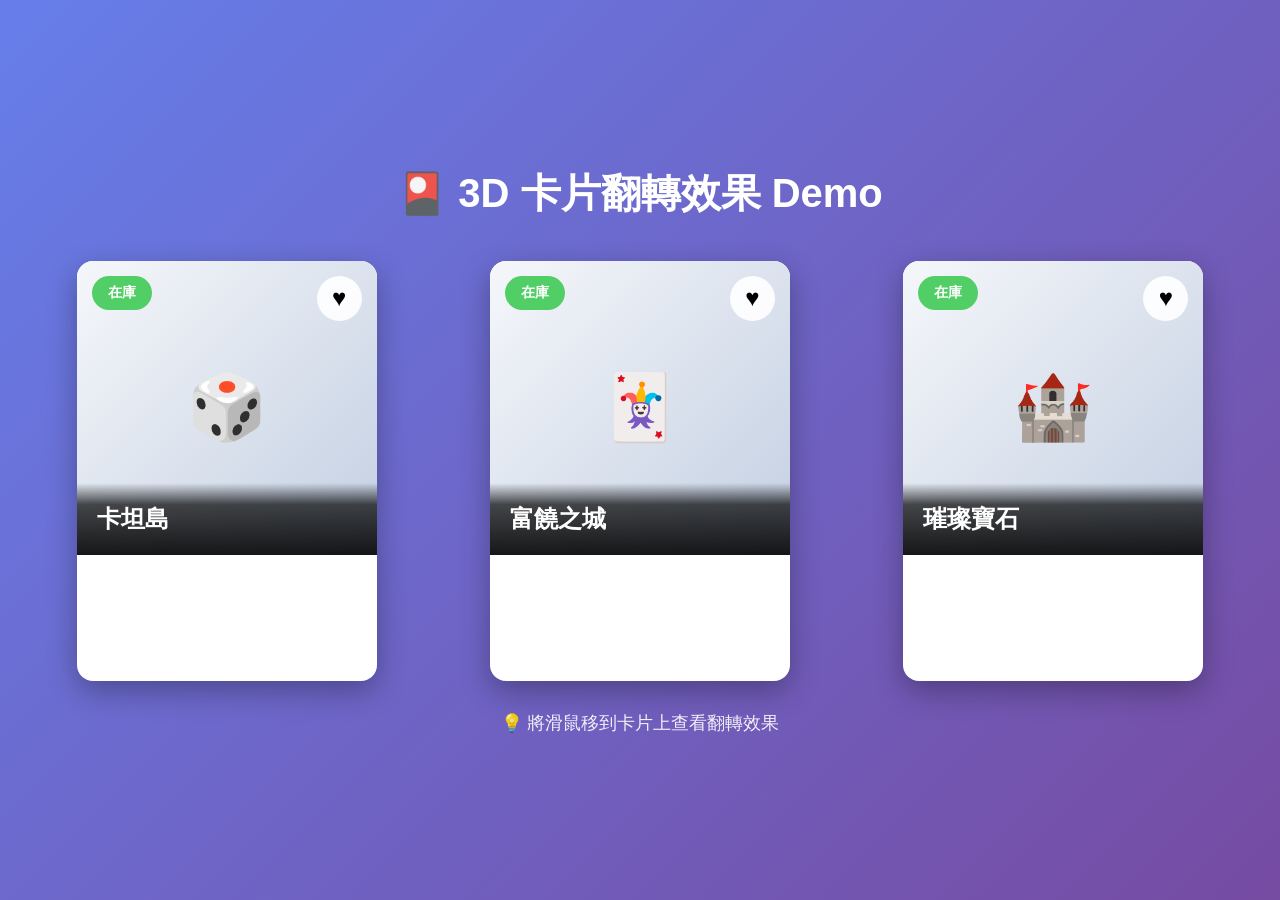
<file: app/templates/gallery_demo.html>
<!DOCTYPE html>
<html lang="zh-Hant">

<head>
    <meta charset="UTF-8">
    <meta name="viewport" content="width=device-width, initial-scale=1.0">
    <title>3D 卡片翻轉效果 Demo</title>
    <style>
        * {
            margin: 0;
            padding: 0;
            box-sizing: border-box;
        }

        body {
            font-family: -apple-system, BlinkMacSystemFont, 'Segoe UI', 'Microsoft JhengHei', sans-serif;
            background: linear-gradient(135deg, #667eea 0%, #764ba2 100%);
            min-height: 100vh;
            display: flex;
            flex-direction: column;
            align-items: center;
            justify-content: center;
            padding: 20px;
        }

        h1 {
            color: white;
            margin-bottom: 40px;
            text-align: center;
            font-size: 2.5rem;
        }

        .demo-container {
            display: grid;
            grid-template-columns: repeat(auto-fit, minmax(250px, 1fr));
            gap: 40px;
            max-width: 1200px;
            width: 100%;
        }

        /* 3D 卡片效果 */
        .game-card {
            perspective: 1000px;
            width: 100%;
            max-width: 300px;
            height: 420px;
            margin: 0 auto;
        }

        .card-inner {
            position: relative;
            width: 100%;
            height: 100%;
            transition: transform 0.8s;
            transform-style: preserve-3d;
        }

        .game-card:hover .card-inner {
            transform: rotateY(180deg);
        }

        .card-front,
        .card-back {
            position: absolute;
            width: 100%;
            height: 100%;
            backface-visibility: hidden;
            border-radius: 16px;
            box-shadow: 0 10px 30px rgba(0, 0, 0, 0.3);
            overflow: hidden;
        }

        .card-front {
            background: white;
        }

        .card-back {
            background: linear-gradient(135deg, #667eea 0%, #764ba2 100%);
            transform: rotateY(180deg);
            display: flex;
            flex-direction: column;
            justify-content: center;
            align-items: center;
            padding: 30px;
            color: white;
        }

        /* 卡片正面 */
        .card-image {
            width: 100%;
            height: 70%;
            background: linear-gradient(135deg, #f5f7fa 0%, #c3cfe2 100%);
            display: flex;
            align-items: center;
            justify-content: center;
            font-size: 4rem;
            position: relative;
        }

        .card-overlay {
            position: absolute;
            bottom: 0;
            left: 0;
            right: 0;
            padding: 20px;
            background: linear-gradient(to top, rgba(0, 0, 0, 0.9) 0%, rgba(0, 0, 0, 0.7) 70%, transparent 100%);
        }

        .card-title {
            color: white;
            font-size: 1.5rem;
            font-weight: 700;
            margin: 0;
        }

        .favorite-btn {
            position: absolute;
            top: 15px;
            right: 15px;
            background: rgba(255, 255, 255, 0.9);
            border: none;
            width: 45px;
            height: 45px;
            border-radius: 50%;
            font-size: 1.5rem;
            cursor: pointer;
            transition: all 0.3s;
            display: flex;
            align-items: center;
            justify-content: center;
        }

        .favorite-btn:hover {
            background: #ff6b6b;
            color: white;
            transform: scale(1.1);
        }

        .status-badge {
            position: absolute;
            top: 15px;
            left: 15px;
            background: #51cf66;
            color: white;
            padding: 8px 16px;
            border-radius: 20px;
            font-size: 0.85rem;
            font-weight: 600;
        }

        /* 卡片背面 */
        .card-back h3 {
            font-size: 1.8rem;
            margin-bottom: 20px;
        }

        .game-info {
            width: 100%;
            text-align: left;
        }

        .game-info p {
            margin: 12px 0;
            font-size: 1.1rem;
            display: flex;
            align-items: center;
            gap: 10px;
        }

        .detail-btn {
            margin-top: 20px;
            padding: 12px 30px;
            background: white;
            color: #667eea;
            border: none;
            border-radius: 25px;
            font-size: 1rem;
            font-weight: 600;
            cursor: pointer;
            transition: all 0.3s;
        }

        .detail-btn:hover {
            transform: translateY(-2px);
            box-shadow: 0 5px 15px rgba(255, 255, 255, 0.3);
        }

        /* 提示文字 */
        .hint {
            color: white;
            text-align: center;
            margin-top: 30px;
            font-size: 1.1rem;
            opacity: 0.9;
        }

        /* 響應式 */
        @media (max-width: 768px) {
            h1 {
                font-size: 1.8rem;
            }

            .demo-container {
                grid-template-columns: 1fr;
            }
        }
    </style>
</head>

<body>
    <h1>🎴 3D 卡片翻轉效果 Demo</h1>

    <div class="demo-container">
        <!-- 卡片 1 -->
        <div class="game-card">
            <div class="card-inner">
                <!-- 正面 -->
                <div class="card-front">
                    <div class="card-image">
                        🎲
                        <span class="status-badge">在庫</span>
                        <button class="favorite-btn">♥</button>
                        <div class="card-overlay">
                            <h3 class="card-title">卡坦島</h3>
                        </div>
                    </div>
                </div>

                <!-- 背面 -->
                <div class="card-back">
                    <h3>卡坦島</h3>
                    <div class="game-info">
                        <p>👥 3-4 人</p>
                        <p>⏱️ 60-90 分鐘</p>
                        <p>⭐ 8.5/10</p>
                        <p>📍 1廠</p>
                    </div>
                    <button class="detail-btn">查看詳情</button>
                </div>
            </div>
        </div>

        <!-- 卡片 2 -->
        <div class="game-card">
            <div class="card-inner">
                <div class="card-front">
                    <div class="card-image">
                        🃏
                        <span class="status-badge">在庫</span>
                        <button class="favorite-btn">♥</button>
                        <div class="card-overlay">
                            <h3 class="card-title">富饒之城</h3>
                        </div>
                    </div>
                </div>

                <div class="card-back">
                    <h3>富饒之城</h3>
                    <div class="game-info">
                        <p>👥 2-8 人</p>
                        <p>⏱️ 30-60 分鐘</p>
                        <p>⭐ 8.0/10</p>
                        <p>📍 2廠</p>
                    </div>
                    <button class="detail-btn">查看詳情</button>
                </div>
            </div>
        </div>

        <!-- 卡片 3 -->
        <div class="game-card">
            <div class="card-inner">
                <div class="card-front">
                    <div class="card-image">
                        🏰
                        <span class="status-badge">在庫</span>
                        <button class="favorite-btn">♥</button>
                        <div class="card-overlay">
                            <h3 class="card-title">璀璨寶石</h3>
                        </div>
                    </div>
                </div>

                <div class="card-back">
                    <h3>璀璨寶石</h3>
                    <div class="game-info">
                        <p>👥 2-4 人</p>
                        <p>⏱️ 30 分鐘</p>
                        <p>⭐ 7.8/10</p>
                        <p>📍 3廠</p>
                    </div>
                    <button class="detail-btn">查看詳情</button>
                </div>
            </div>
        </div>
    </div>

    <p class="hint">💡 將滑鼠移到卡片上查看翻轉效果</p>

    <script>
        // 收藏功能示範
        document.querySelectorAll('.favorite-btn').forEach(btn => {
            btn.addEventListener('click', (e) => {
                e.stopPropagation();
                btn.style.background = btn.style.background === 'rgb(255, 107, 107)' ? 'rgba(255, 255, 255, 0.9)' : '#ff6b6b';
                btn.style.color = btn.style.background === 'rgb(255, 107, 107)' ? 'white' : '';
            });
        });

        // 詳情按鈕示範
        document.querySelectorAll('.detail-btn').forEach(btn => {
            btn.addEventListener('click', (e) => {
                e.stopPropagation();
                alert('這裡會開啟遊戲詳情頁面！');
            });
        });
    </script>
</body>

</html>
</file>
